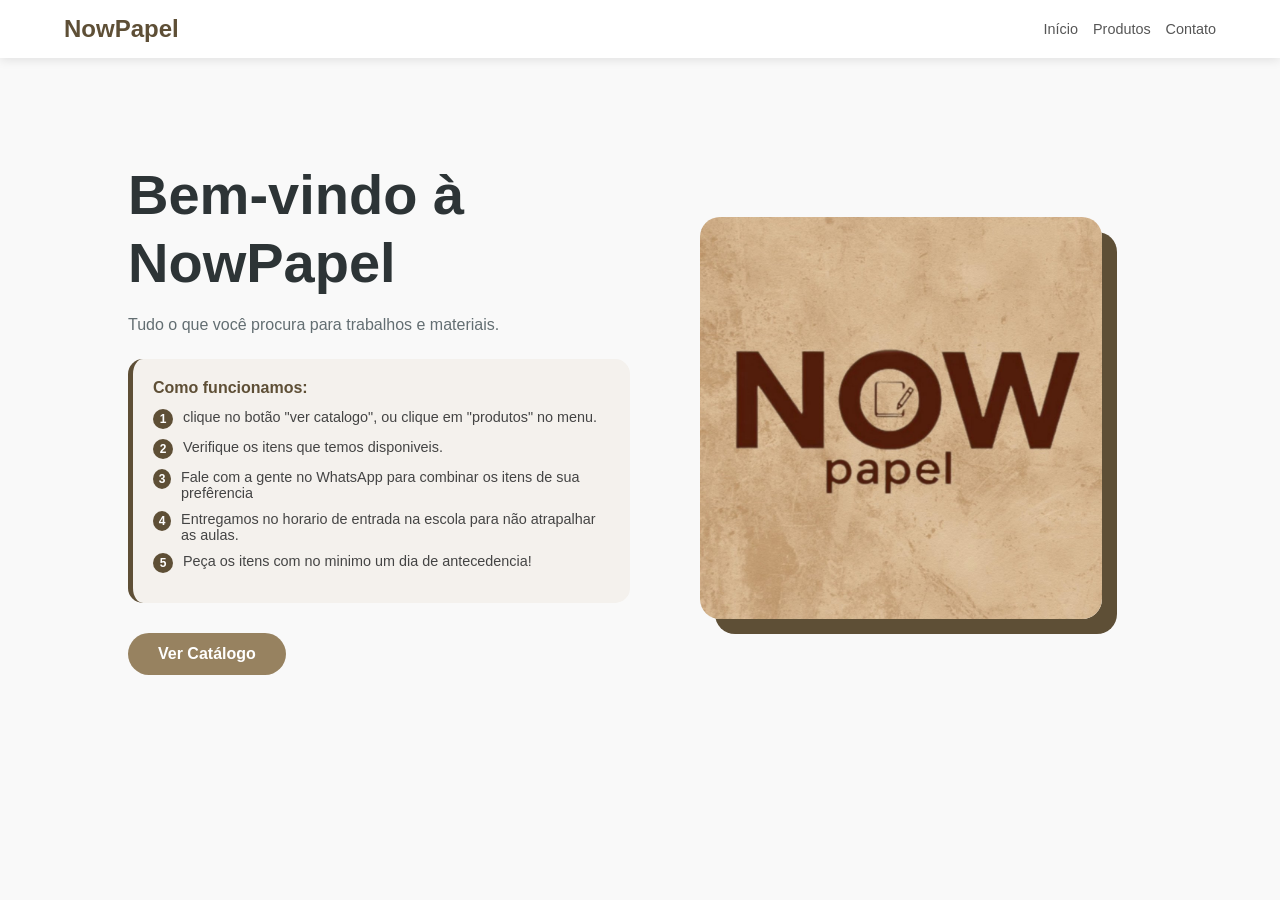
<file: index.html>
<!DOCTYPE html>
<html lang="pt-br">
<head>
    <meta charset="UTF-8">
    <meta name="viewport" content="width=device-width, initial-scale=1.0">
    <title>NowPapel | Sua Papelaria Criativa</title>
    <link rel="stylesheet" href="style.css">
</head>
<body>

    <header>
        <nav>
            <div class="logo">NowPapel</div>
            <ul>
                <li><a href="#">Início</a></li>
                <li><a href="produtos.html">Produtos</a></li>
                <li><a href="contato.html">Contato</a></li>
            </ul>
        </nav>
    </header>

    <main>
        <section class="hero">
    <div class="hero-content">
        <h1>Bem-vindo à NowPapel</h1>
        <p>Tudo o que você procura para trabalhos e materiais.</p>

        <div class="como-funciona">
            <h3>Como funcionamos:</h3>
            <ul>
                <li><span>1</span> clique no botão "ver catalogo", ou clique em "produtos" no menu.</li>
                <li><span>2</span> Verifique os itens que temos disponiveis.</li>
                <li><span>3</span> Fale com a gente no WhatsApp para combinar os itens de sua prefêrencia</li>
                <li><span>4</span> Entregamos no horario de entrada na escola para não atrapalhar as aulas.</li>
                <li><span>5</span> Peça os itens com no minimo um dia de antecedencia!</li>
            </ul>
        </div>

        <a href="produtos.html" class="btn-principal">Ver Catálogo</a>
    </div>
    <div class="hero-image">
        <img src="nowpapel.jpg" alt="Banner da NowPapel">
    </div>
</section>
    </main>

</body>
</html>
</file>
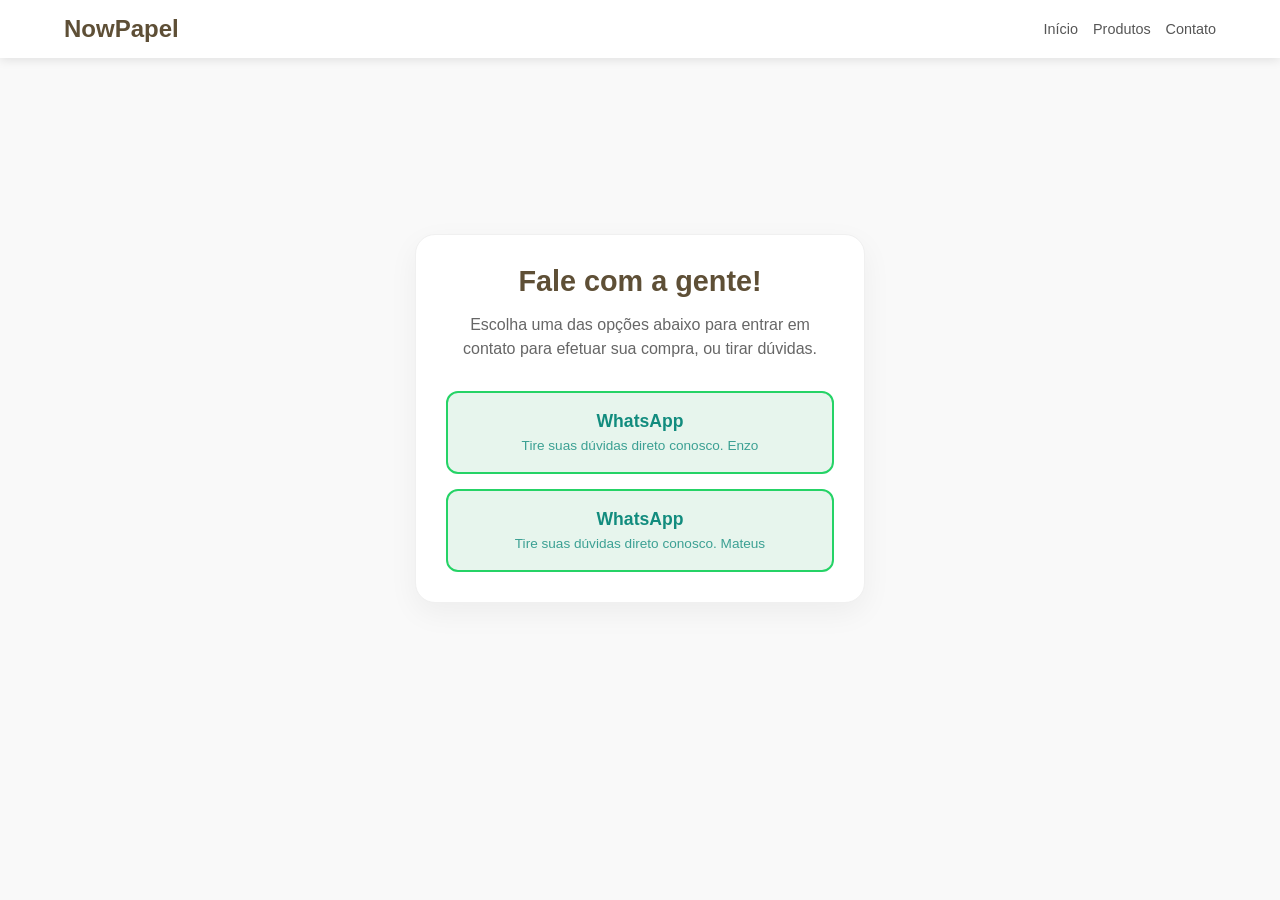
<file: contato.html>
<!DOCTYPE html>
<html lang="pt-br">
<head>
    <meta charset="UTF-8">
    <meta name="viewport" content="width=device-width, initial-scale=1.0">
    <title>Contato | NowPapel</title>
    <link rel="stylesheet" href="style.css">
</head>
<body>

    <header>
        <nav>
            <div class="logo">NowPapel</div>
            <ul>
                <li><a href="index.html">Início</a></li>
                <li><a href="produtos.html">Produtos</a></li>
                <li><a href="contato.html">Contato</a></li>
            </ul>
        </nav>
    </header>

    <main class="contato-container">
        <section class="contato-box">
            <h1>Fale com a gente!</h1>
            <p>Escolha uma das opções abaixo para entrar em contato para efetuar sua compra, ou tirar dúvidas.</p>
            
            <div class="links-contato">
                <a href="https://wa.me/5513981115705" target="_blank" class="card-link whatsapp">
                    <div class="info">
                        <strong>WhatsApp</strong>
                        <span>Tire suas dúvidas direto conosco. Enzo</span>
                    
                    </div>
                </a>
                            <div class="links-contato">
                <a href="https://wa.me/5513981065230" target="_blank" class="card-link whatsapp">
                    <div class="info">
                        <strong>WhatsApp</strong>
                        <span>Tire suas dúvidas direto conosco. Mateus</span>
                    </div>
                </a>
                    </div>
                </a>
            </div>
        </section>
    </main>

</body>
</html>
</file>
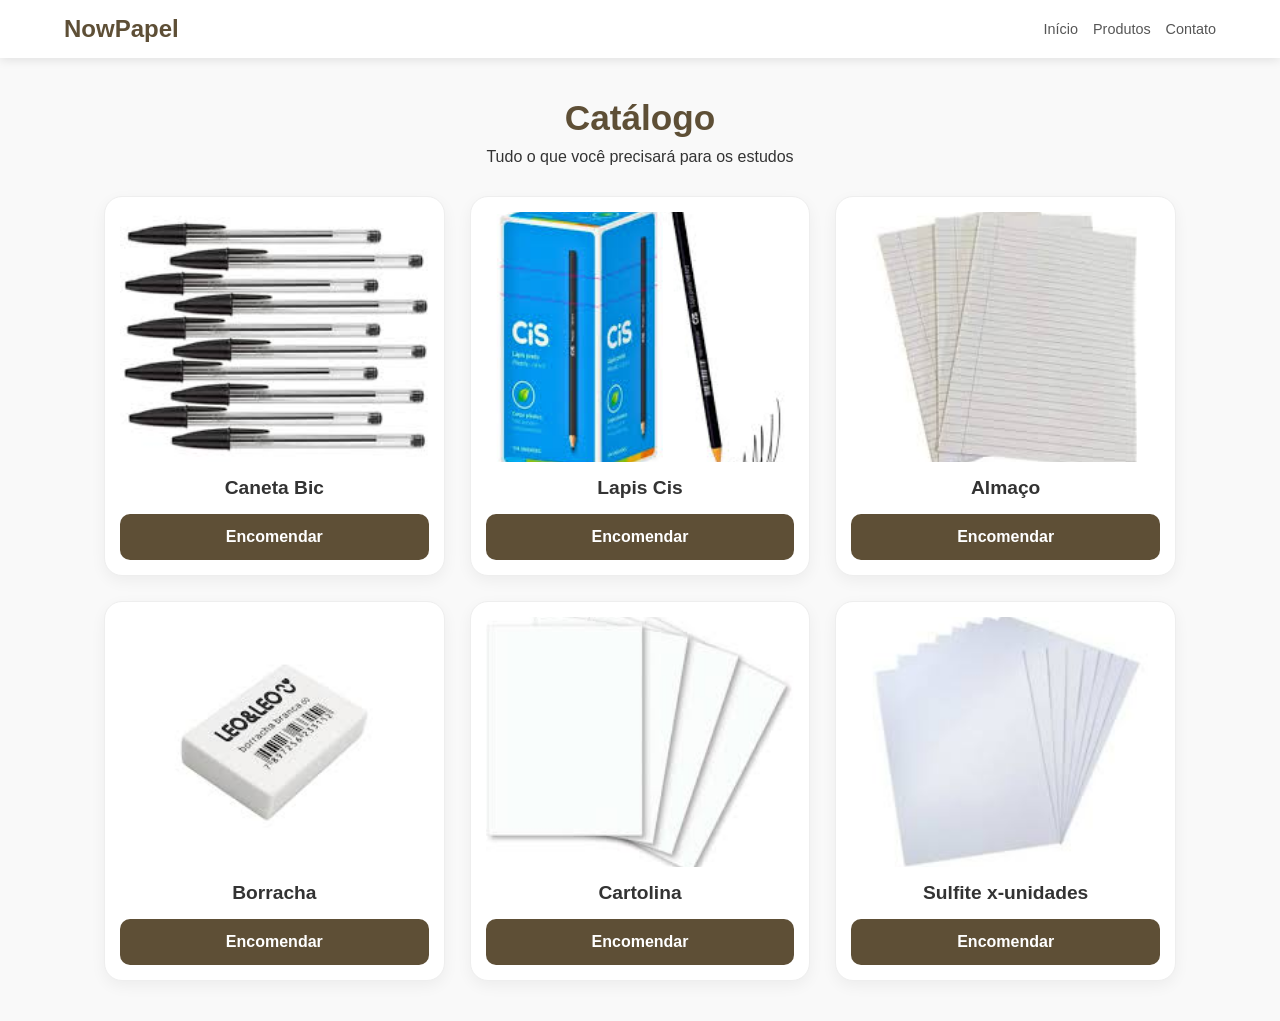
<file: produtos.html>
<!DOCTYPE html>
<html lang="pt-br">
<head>
    <meta charset="UTF-8">
    <meta name="viewport" content="width=device-width, initial-scale=1.0">
    <title>Produtos | NowPapel</title>
    <link rel="stylesheet" href="style.css">
</head>
<body>

    <header>
        <nav>
            <div class="logo">NowPapel</div>
            <ul>
                <li><a href="index.html">Início</a></li>
                <li><a href="produtos.html">Produtos</a></li>
                <li><a href="contato.html">Contato</a></li>
            </ul>
        </nav>
    </header>

    <main class="catalogo-container">
        <h2>Catálogo</h2>
        <p>Tudo o que você precisará para os estudos</p>

        <div class="grid-produtos">
            <div class="card-produto">
                <img src="canetabic.jpg" alt="Caneta Bic">
                <h3>Caneta Bic</h3>
                <button class="btn-comprar" onclick="abrirModal()">Encomendar</button>
            </div>

            <div class="card-produto">
                <img src="lapiscis.jpg" alt="Lapis Cis">
                <h3>Lapis Cis</h3>
                <button class="btn-comprar" onclick="abrirModal()">Encomendar</button>
            </div>

            <div class="card-produto">
                <img src="almaço.jpg" alt="Almaço">
                <h3>Almaço</h3>
                <button class="btn-comprar" onclick="abrirModal()">Encomendar</button>
            </div>

            <div class="card-produto">
                <img src="borracha.jpg" alt="Borracha">
                <h3>Borracha</h3>
                <button class="btn-comprar" onclick="abrirModal()">Encomendar</button>
            </div>

            <div class="card-produto">
                <img src="cartolina.jpg" alt="Cartolina">
                <h3>Cartolina</h3>
                <button class="btn-comprar" onclick="abrirModal()">Encomendar</button>
            </div>

            <div class="card-produto">
                <img src="sulfite.jpg" alt="Sulfite">
                <h3>Sulfite x-unidades</h3>
                <button class="btn-comprar" onclick="abrirModal()">Encomendar</button>
            </div>
        </div>
    </main>

    <div id="modal-contato" class="modal">
        <div class="modal-content">
            <span class="close" onclick="fecharModal()">&times;</span>
            <h3>Com quem deseja falar?</h3>
            <p>Fale com um de nós:</p>
            <div class="botoes-atendentes">
                <a href="https://wa.me/5513981065230" target="_blank" class="btn-atendente">Falar com Mateus</a>
                <a href="https://wa.me/5513981115705" target="_blank" class="btn-atendente">Falar com Enzo</a>
            </div>
        </div>
    </div>

    <script>
        function abrirModal() {
            document.getElementById("modal-contato").style.display = "flex";
        }
        function fecharModal() {
            document.getElementById("modal-contato").style.display = "none";
        }
        // Fecha se clicar fora da janelinha
        window.onclick = function(event) {
            var modal = document.getElementById("modal-contato");
            if (event.target == modal) {
                modal.style.display = "none";
            }
        }
    </script>

</body>
</html>
</file>
<file: style.css>
/* Configurações Gerais */
* {
    margin: 0;
    padding: 0;
    box-sizing: border-box;
    font-family: 'Segoe UI', Tahoma, Geneva, Verdana, sans-serif;
}

body {
    background-color: #f9f9f9;
    color: #333;
    overflow-x: hidden; /* Crucial para celular: evita barra de rolagem lateral */
}

/* Menu de Navegação */
header {
    background-color: #ffffff;
    padding: 15px 5%;
    box-shadow: 0 2px 10px rgba(0,0,0,0.1);
    position: sticky;
    top: 0;
    z-index: 1000;
}

nav {
    display: flex;
    justify-content: space-between;
    align-items: center;
    flex-wrap: wrap; /* Permite que o menu quebre linha se o nome for grande */
}

.logo {
    font-size: 24px;
    font-weight: bold;
    color: #5e4f36; 
}

nav ul {
    display: flex;
    list-style: none;
}

nav ul li {
    margin-left: 15px;
}

nav ul li a {
    text-decoration: none;
    color: #555;
    font-weight: 500;
    font-size: 0.9rem; /* Levemente menor para caber em telas pequenas */
    transition: 0.3s;
}

nav ul li a:hover {
    color: #5e4f36;
}

/* Seção Principal (Hero) */
.hero {
    display: flex;
    align-items: center;
    justify-content: space-between;
    padding: 40px 10%;
    min-height: 80vh;
    gap: 20px;
}

.hero-content {
    flex: 1;
}

.hero-content h1 {
    font-size: clamp(1.8rem, 5vw, 3.5rem); 
    margin-bottom: 20px;
    color: #2d3436;
    line-height: 1.2;
}

.hero-content p {
    font-size: 1rem;
    margin-bottom: 25px;
    color: #636e72;
}

.btn-principal {
    background-color: #978260;
    color: white;
    padding: 12px 30px;
    text-decoration: none;
    border-radius: 30px;
    font-weight: bold;
    display: inline-block;
    transition: 0.3s;
}

.hero-image {
    flex: 1;
    display: flex;
    justify-content: center;
}

.hero-image img {
    max-width: 80%; /* Ajustado para não ficar pequeno demais no PC */
    height: auto;
    border-radius: 20px;
    box-shadow: 15px 15px 0px #5e4f36; 
}

/* Estilo do bloco Como Funciona */
.como-funciona {
    background: #f4f1ed;
    padding: 20px;
    border-radius: 15px;
    margin-bottom: 30px;
    text-align: left;
    border-left: 5px solid #5e4f36;
}

.como-funciona h3 {
    color: #5e4f36;
    margin-bottom: 12px;
    font-size: 1rem;
}

.como-funciona ul {
    list-style: none;
}

.como-funciona li {
    margin-bottom: 10px;
    font-size: 0.9rem;
    display: flex;
    align-items: flex-start; /* Alinha o número no topo se o texto quebrar linha */
    color: #444;
}

.como-funciona li span {
    background: #5e4f36;
    color: white;
    width: 20px;
    height: 20px;
    border-radius: 50%;
    display: flex;
    align-items: center;
    justify-content: center;
    margin-right: 10px;
    font-size: 0.75rem;
    font-weight: bold;
}

/* --- ESTILO DO CATÁLOGO DE PRODUTOS --- */

.catalogo-container {
    padding: 40px 5%;
    text-align: center;
    max-width: 1200px;
    margin: 0 auto; /* Centraliza o conteúdo em telas muito grandes */
}

.catalogo-container h2 {
    font-size: 2.2rem;
    color: #5e4f36;
    margin-bottom: 10px;
}

.grid-produtos {
    display: grid;
    /* No PC: 3 ou 4 colunas. No Celular: 1 coluna automática */
    grid-template-columns: repeat(auto-fit, minmax(280px, 1fr)); 
    gap: 25px;
    margin-top: 30px;
}

.card-produto {
    background: white;
    padding: 15px;
    border-radius: 18px;
    box-shadow: 0 5px 15px rgba(0,0,0,0.05);
    border: 1px solid #eee;
    transition: transform 0.3s ease;
    display: flex;
    flex-direction: column; /* Garante que o botão fique sempre embaixo */
    justify-content: space-between;
}

.card-produto:hover {
    transform: translateY(-8px); /* Efeito flutuante ao passar o mouse */
}

.card-produto img {
    width: 100%;
    height: 250px; /* Altura fixa para todas as fotos ficarem iguais */
    object-fit: cover; /* Corta a imagem sem distorcer para caber no espaço */
    border-radius: 12px;
    margin-bottom: 15px;
}

.card-produto h3 {
    font-size: 1.2rem;
    color: #333;
    margin-bottom: 15px;
    font-weight: 600;
}

.btn-comprar {
    background-color: #5e4f36;
    color: white;
    border: none;
    padding: 14px;
    border-radius: 10px;
    cursor: pointer;
    width: 100%;
    font-weight: bold;
    font-size: 1rem;
    transition: background 0.3s;
}

.btn-comprar:hover {
    background-color: #978260;
}

/* --- AJUSTE PARA CELULARES PEQUENOS --- */
@media (max-width: 480px) {
    .grid-produtos {
        grid-template-columns: 1fr; /* Força uma coluna única */
        gap: 20px;
    }
    
    .card-produto img {
        height: 200px; /* Reduz um pouco a altura da foto no celular para economizar espaço */
    }

    .catalogo-container h2 {
        font-size: 1.8rem;
    }
}
/* Estilo da Janela Modal */
.modal {
    display: none; 
    position: fixed;
    z-index: 9999;
    left: 0;
    top: 0;
    width: 100%;
    height: 100%;
    background-color: rgba(0,0,0,0.7); /* Fundo escuro atrás */
    align-items: center;
    justify-content: center;
}

.modal-content {
    background-color: white;
    padding: 30px;
    border-radius: 15px;
    text-align: center;
    width: 90%;
    max-width: 400px;
    position: relative;
}

.close {
    position: absolute;
    right: 15px;
    top: 10px;
    font-size: 24px;
    cursor: pointer;
    color: #555;
}

.botoes-atendentes {
    display: flex;
    flex-direction: column;
    gap: 10px;
    margin-top: 20px;
}

.btn-atendente {
    background-color: #5e4f36;
    color: white;
    padding: 12px;
    text-decoration: none;
    border-radius: 8px;
    font-weight: bold;
    transition: 0.3s;
}

.btn-atendente:hover {
    background-color: #978260;
    transform: scale(1.03);
}
/* --- ESTILO DA PÁGINA DE CONTATO --- */

.contato-container {
    padding: 40px 5%;
    display: flex;
    justify-content: center;
    align-items: center;
    min-height: 80vh; /* Garante que o conteúdo não fique "colado" no topo */
}

.contato-box {
    background: white;
    padding: 30px;
    border-radius: 20px;
    box-shadow: 0 10px 30px rgba(0,0,0,0.05);
    max-width: 450px; /* Tamanho ideal para leitura */
    width: 100%;
    text-align: center;
    border: 1px solid #f0f0f0;
}

.contato-box h1 {
    color: #5e4f36;
    font-size: 1.8rem;
    margin-bottom: 15px;
}

.contato-box p {
    color: #666;
    font-size: 1rem;
    margin-bottom: 30px;
    line-height: 1.5;
}

.links-contato {
    display: flex;
    flex-direction: column;
    gap: 15px; /* Espaço entre os botões de Mateus e Enzo */
}

.card-link {
    text-decoration: none;
    padding: 18px;
    border-radius: 12px;
    display: flex;
    align-items: center;
    justify-content: center;
    transition: all 0.3s ease;
    border: 2px solid transparent;
}

.card-link strong {
    display: block;
    font-size: 1.1rem;
    margin-bottom: 4px;
}

.card-link span {
    font-size: 0.85rem;
    opacity: 0.8;
}

/* Estilo específico para os botões de WhatsApp */
.whatsapp {
    background-color: #e7f5ed; /* Verde bem clarinho */
    color: #128c7e;
    border-color: #25d366;
}

.whatsapp:hover {
    background-color: #25d366;
    color: white;
    transform: scale(1.02);
}

/* Ajustes para Celular */
@media (max-width: 480px) {
    .contato-container {
        padding: 20px 5%;
    }

    .contato-box {
        padding: 20px;
        box-shadow: none; /* Remove sombra no celular para um look mais limpo */
        background-color: transparent; /* Opcional: deixa mais flat no mobile */
    }

    .card-link {
        padding: 20px; /* Botão ainda maior no celular para facilitar o clique */
    }
}
</file>
